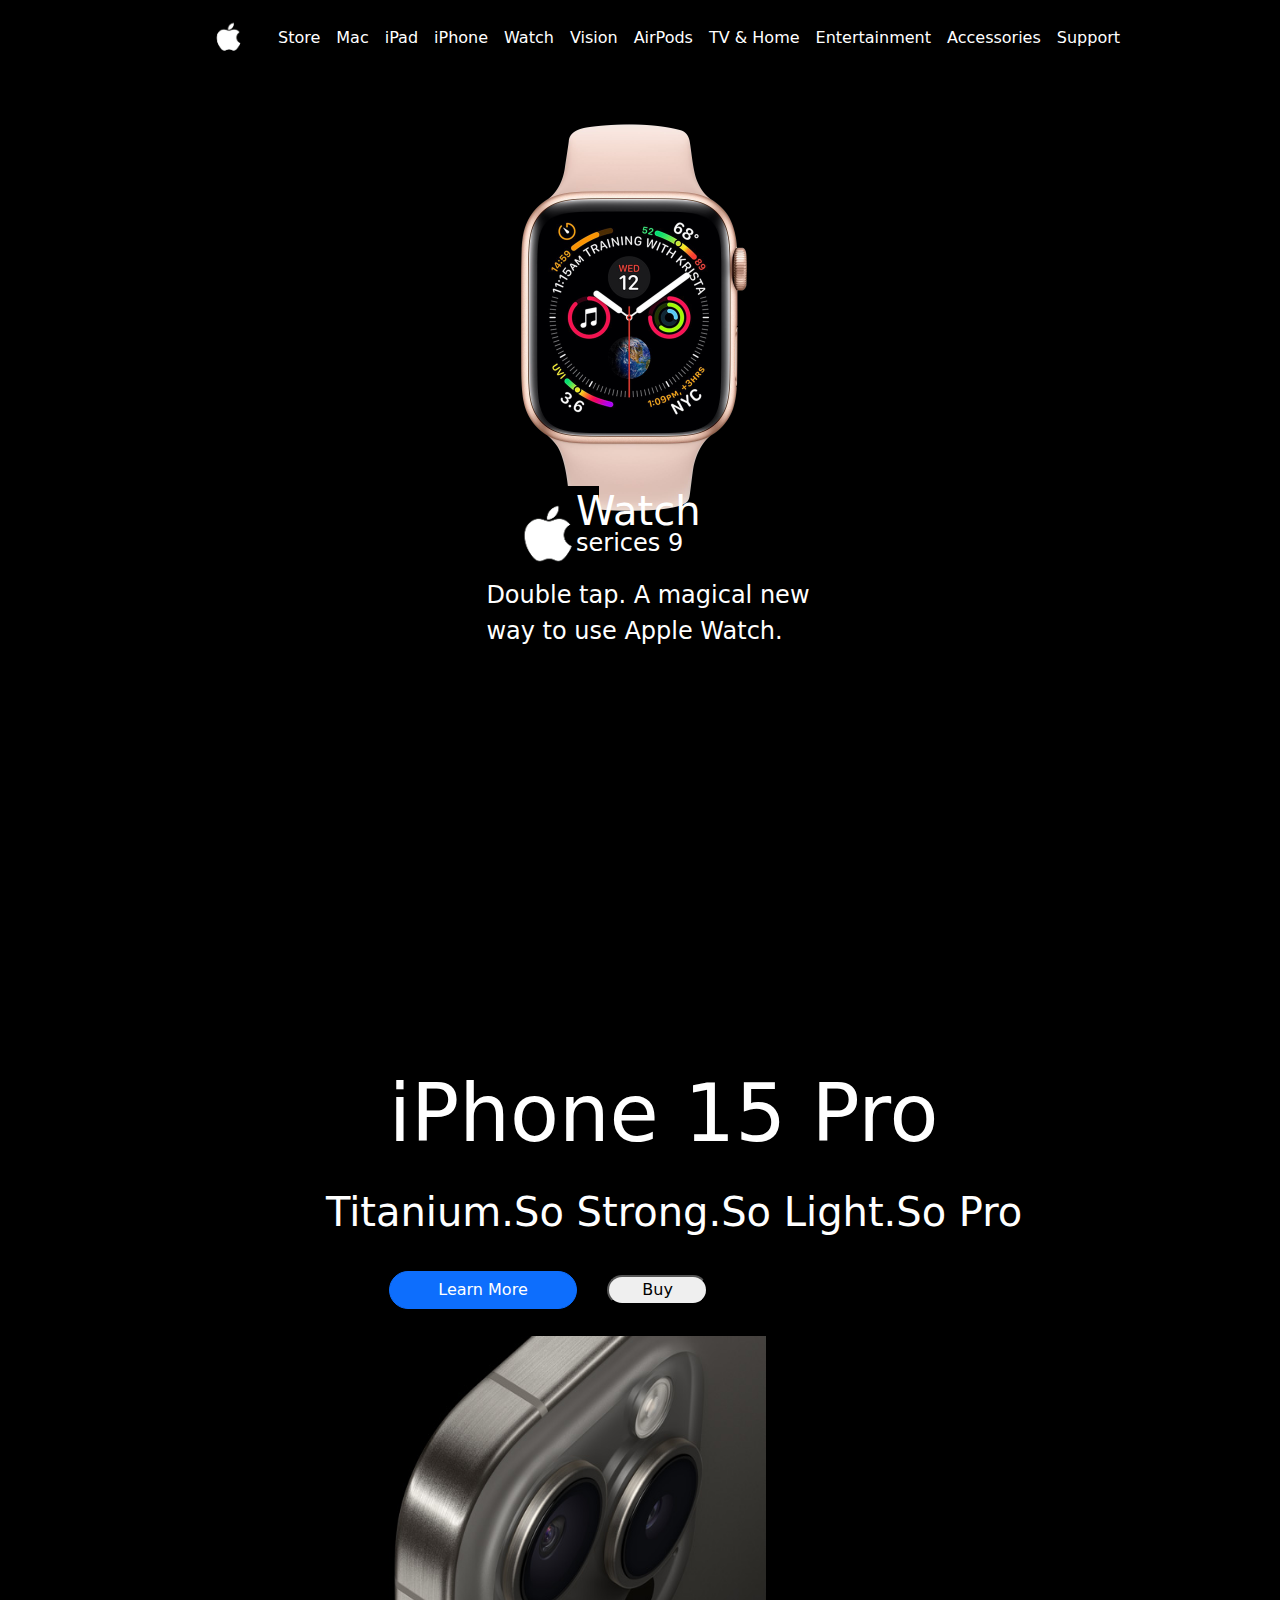
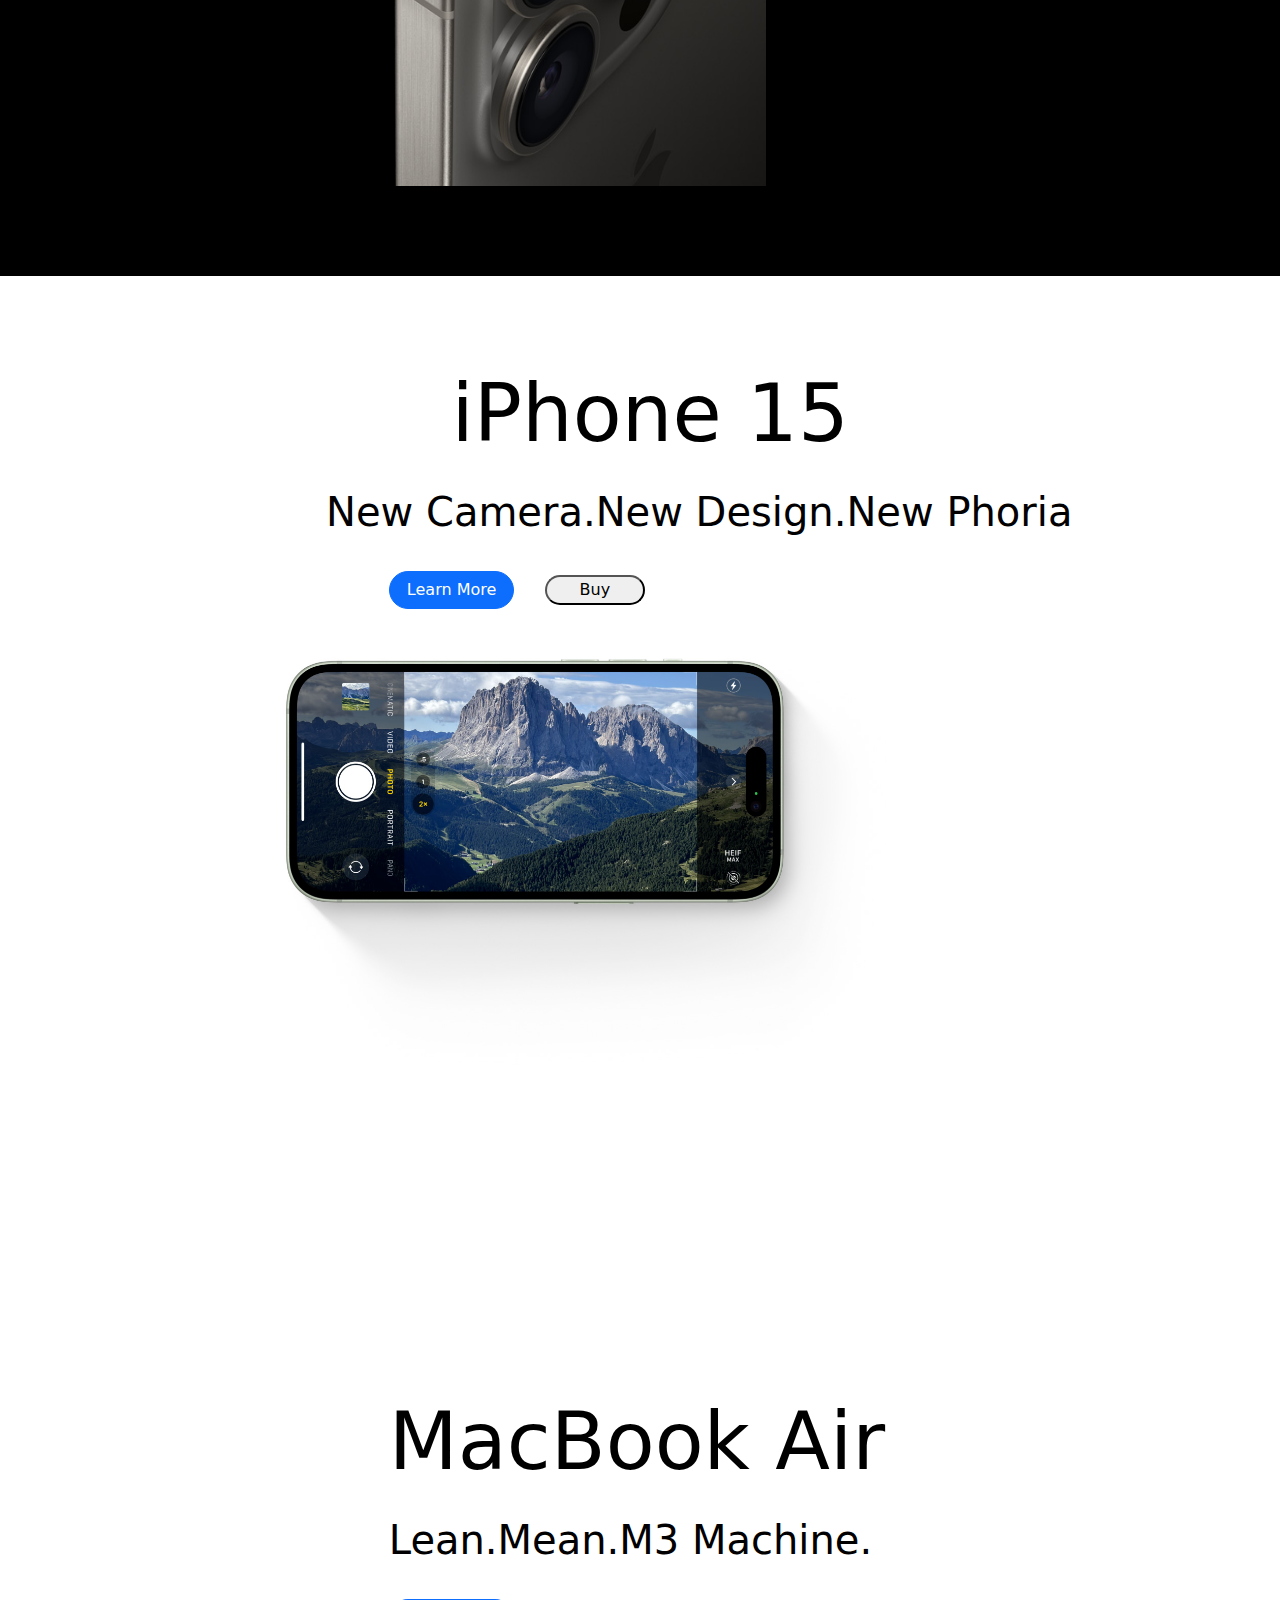
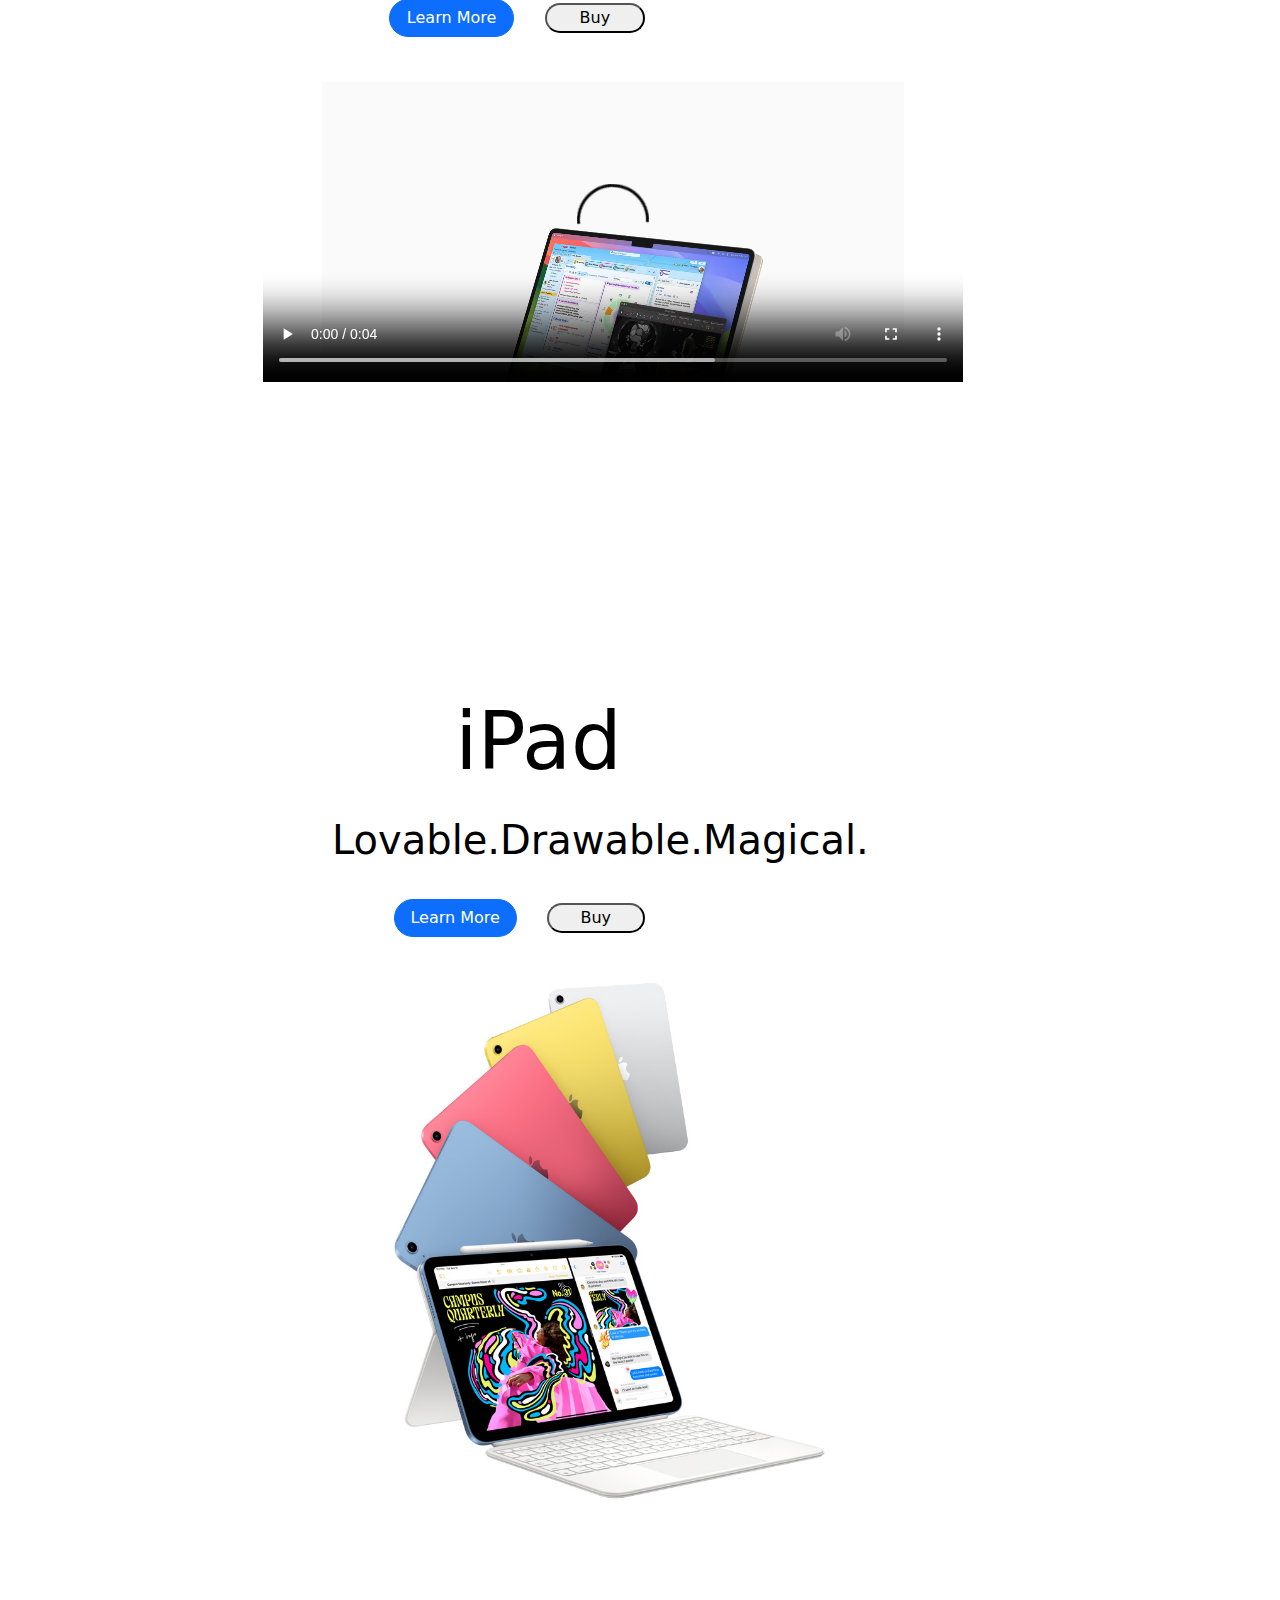
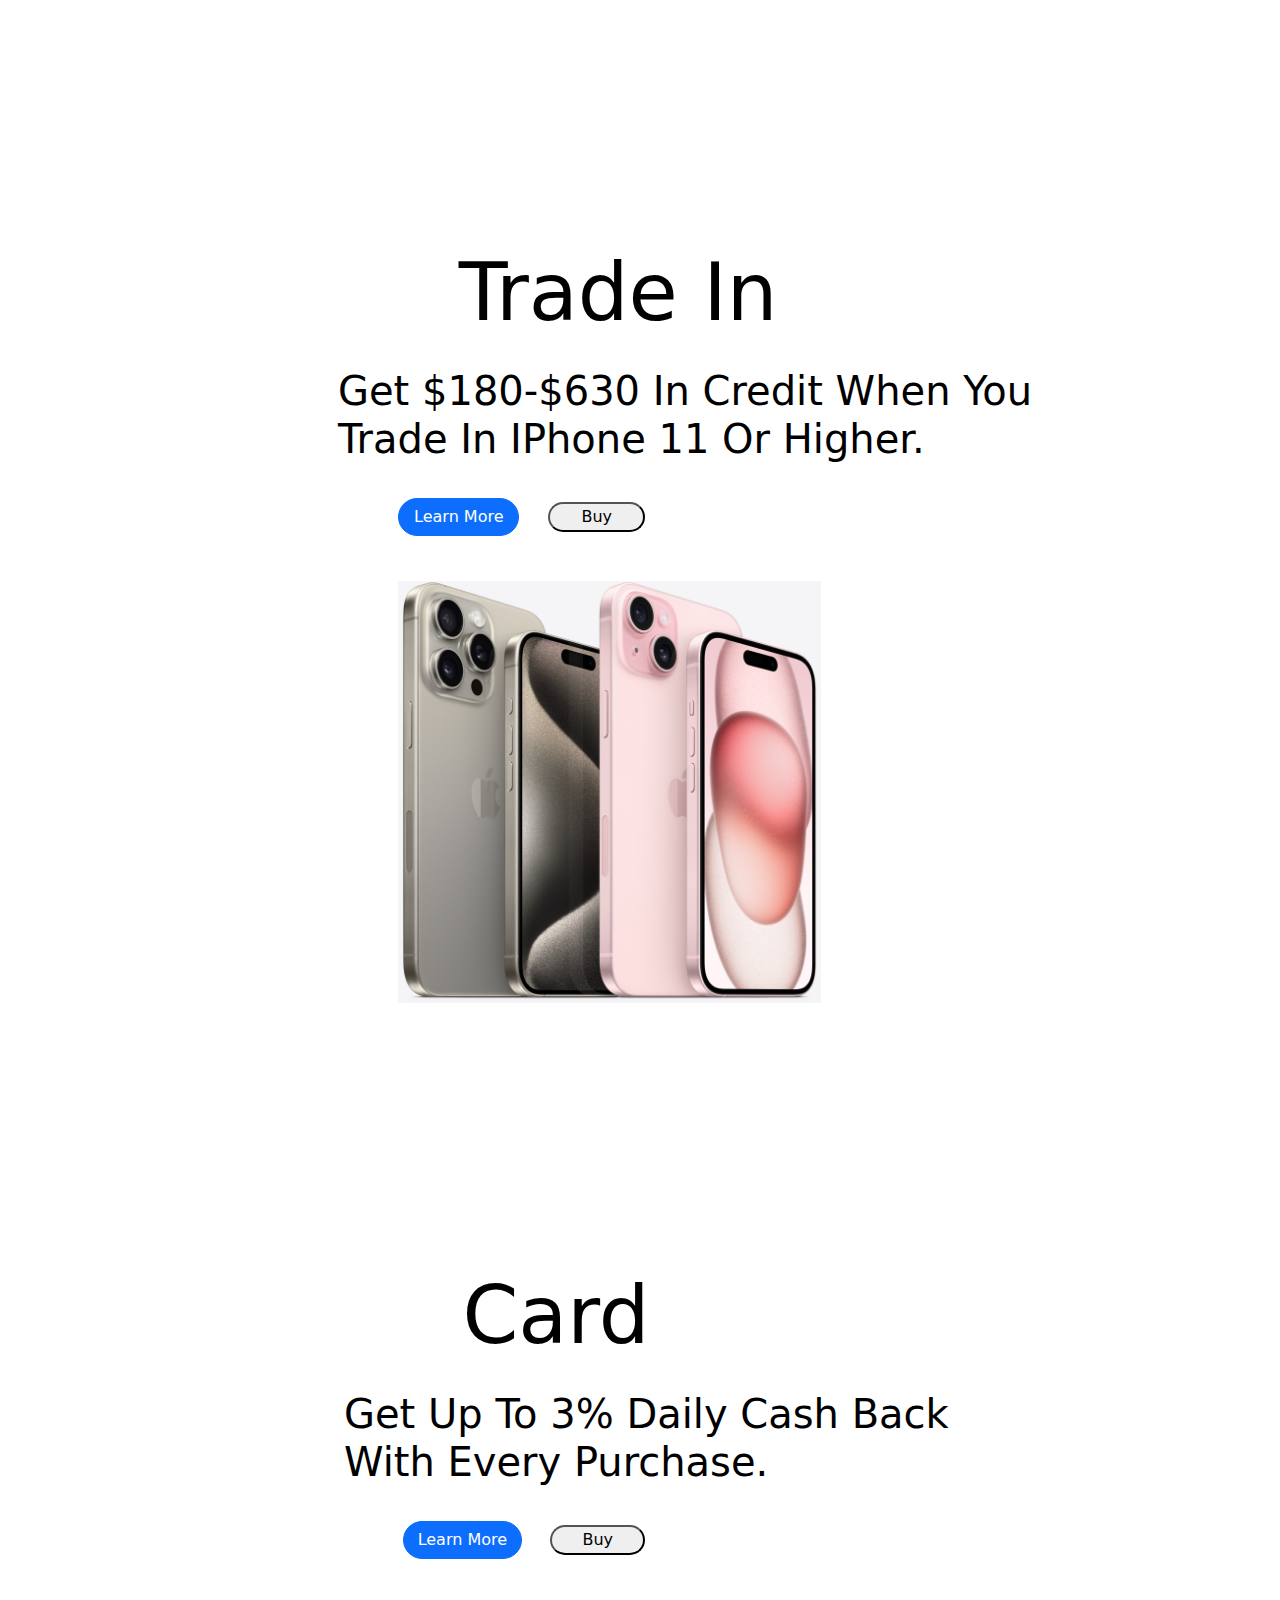
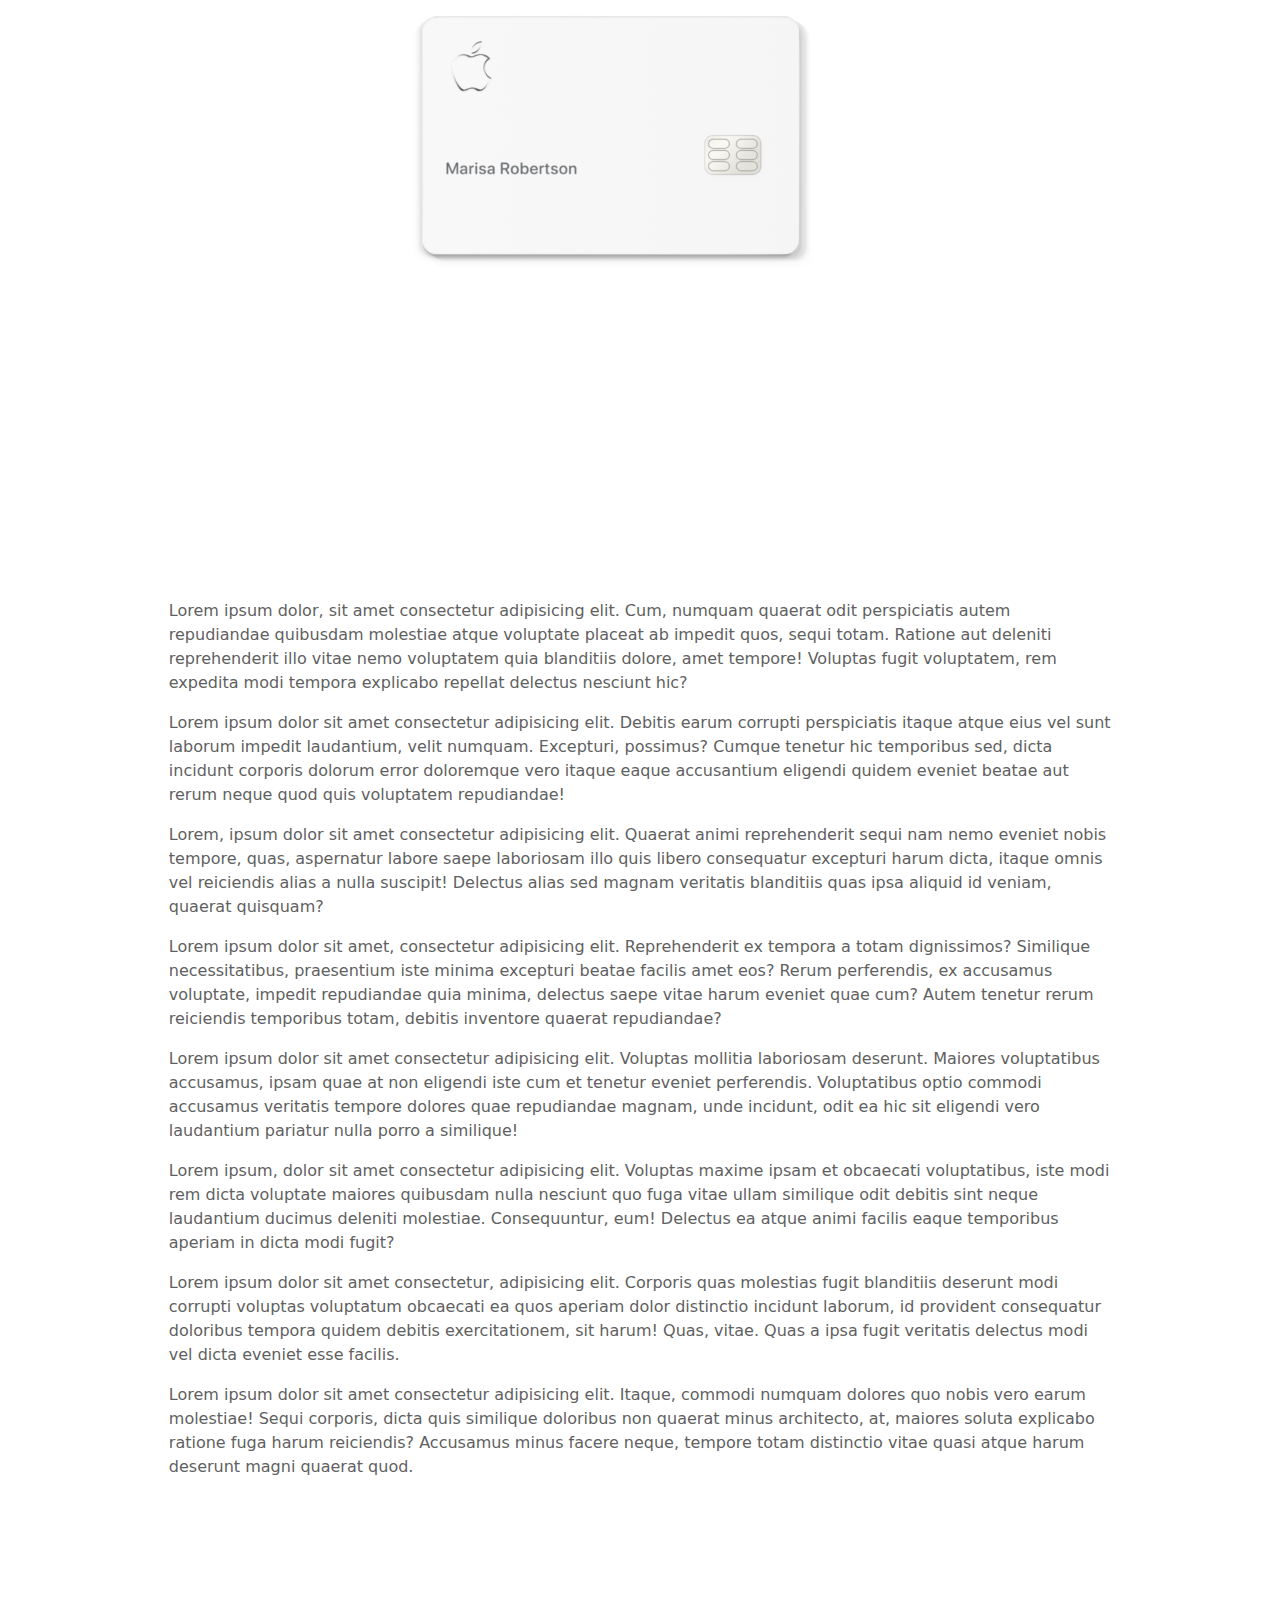
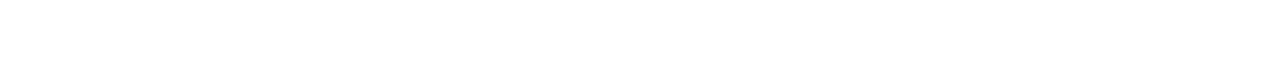
<file: index.html>
<!DOCTYPE html>
<html lang="en">
<head>
    <meta charset="UTF-8">
    <meta name="viewport" content="width=device-width, initial-scale=1.0">
    <title>Document</title>
    <link rel="stylesheet" href="bootstrap-5.3.3-dist/css/bootstrap.min.css">
    <link rel="stylesheet" href="css/style.css">
</head>
<body>
    <nav class="navbar navbar-expand-lg navbar" >
        <div class="container-fluid navbar-main">
          <a class="navbar-brand" href="#"><img src="./images/logo2.png" alt="" width="50"></a>
          <button class="navbar-toggler" type="button" data-bs-toggle="collapse" data-bs-target="#navbarSupportedContent" aria-controls="navbarSupportedContent" aria-expanded="false" aria-label="Toggle navigation">
            <span class="navbar-toggler-icon"></span>
          </button>
          <div class="collapse navbar-collapse" id="navbarSupportedContent">
            <ul class="navbar-nav me-auto mb-2 mb-lg-0">
              <li class="nav-item">
                <a class="nav-link active" aria-current="page" href="#">Store</a>
              </li>
              <li class="nav-item">
                <a class="nav-link active" aria-current="page" href="mac.html">Mac</a>
              </li>
              <li class="nav-item">
                <a class="nav-link active" aria-current="page" href="#">iPad</a>
              </li>
              <li class="nav-item">
                <a class="nav-link active" aria-current="page" href="#">iPhone</a>
              </li>
              <li class="nav-item">
                <a class="nav-link active" aria-current="page" href="#">Watch</a>
              </li>
              <li class="nav-item">
                <a class="nav-link active" aria-current="page" href="#">Vision</a>
              </li>
              <li class="nav-item">
                <a class="nav-link active" aria-current="page" href="#">AirPods</a>
              </li>
              <li class="nav-item">
                <a class="nav-link active" aria-current="page" href="#">TV & Home</a>
              </li>
              <li class="nav-item">
                <a class="nav-link active" aria-current="page" href="#">Entertainment</a>
              </li>
              <li class="nav-item">
                <a class="nav-link active" aria-current="page" href="#">Accessories</a>
              </li>
              <li class="nav-item">
                <a class="nav-link active" aria-current="page" href="#">Support</a>
              </li>
            
          </div>
        </div>
      </nav>
<!-- navbar has been completed -->
<div class="firstpage col col-sm-2 col-md-4 col-lg-8 col-xl-12">
    <img src="./images/watch1.png" alt="" width="500">
    <img src="./images/logo2.png" alt="" width="100" class="logo2"><h1>Watch</h1><p>serices 9</p>
    <p class="title">Double tap. A magical new <br> way to use Apple Watch.</p>
</div>
<!-- first page has been completed -->
<div class="container-fluid secondpage ">
  <h1 class="head-one">iPhone 15 Pro</h1>
  <h1 class="head-two">Titanium.so strong.so light.so pro</h1>
  <button type="button" class="btn btn-primary button1">Learn More</button>
  <button type="button" class="byn btn-outline button2"> Buy </button>
 <div class="pro15"><img src="./images/pic3.jpg" alt="" width="100%" height="100%"></div>
</div>
<!-- third page start -->
<div class="container-fluid thirdpage">
  <h1 class="head-three">iPhone 15</h1>
  <h1 class="head-four">New camera.New design.New phoria</h1>
  <button type="button" class="btn btn-primary button3">Learn More</button>
  <button type="button" class="byn btn-outline button4"> Buy </button>
  <div class="iphone15"><img src="./images/picture4.jpg" alt="" width="100%"></div>

</div>
<!-- fourth page start -->
<div class="container-fluid fourthpage">
  <h1 class="head-five">MacBook Air</h1>
  <h1 class="head-six">Lean.Mean.M3 machine.</h1>
  <button type="button" class="btn btn-primary button5">Learn More</button>
  <button type="button" class="byn btn-outline button6"> Buy </button>
  <div class="iphone15"><video width="700px" height="300px" controls>
    <source src="./images/video1.mp4" type="video/mp4">
  </video></div>
</div>
<!-- fifth page start -->
<div class="container-fluid fifthpage">
  <div class="container-fluid thirdpage">
    <h1 class="head-three">iPad</h1>
    <h1 class="head-four">Lovable.Drawable.Magical.</h1>
    <button type="button" class="btn btn-primary button3">Learn More</button>
    <button type="button" class="byn btn-outline button4"> Buy </button>
    <div class="ipad"><img src="./images/ipad.jpg" alt="" width="70%"></div>
</div>
    <!-- sixth page start -->
    <div class="container-fluid sixthpage">
      <div class="container-fluid thirdpage">
        <h1 class="head-three">Trade In</h1>
        <h1 class="head-four">Get $180-$630 in credit when you <br> trade in iPhone 11 or higher.</h1>
        <button type="button" class="btn btn-primary button3">Learn More</button>
        <button type="button" class="byn btn-outline button4"> Buy </button>
        <div class="ipad"><img src="./images/iphone trade.png" alt="" width="70%"></div>
    </div>
    <!-- seventh page start -->
    <div class="container-fluid seventhpage">
      <div class="container-fluid thirdpage">
        <h1 class="head-three">Card</h1>
        <h1 class="head-four">Get up to 3% daily cash back <br> with every purchase.</h1>
        <button type="button" class="btn btn-primary button3">Learn More</button>
        <button type="button" class="byn btn-outline button4"> Buy </button>
        <div class="ipad"><img src="./images/Apple_Card.png" alt="" width="70%"></div>
    </div>
<div class="container text">
  <p>Lorem ipsum dolor, sit amet consectetur adipisicing elit. Cum, numquam quaerat odit perspiciatis autem repudiandae quibusdam molestiae atque voluptate placeat ab impedit quos, sequi totam. Ratione aut deleniti reprehenderit illo vitae nemo voluptatem quia blanditiis dolore, amet tempore! Voluptas fugit voluptatem, rem expedita modi tempora explicabo repellat delectus nesciunt hic?</p>
  <p>Lorem ipsum dolor sit amet consectetur adipisicing elit. Debitis earum corrupti perspiciatis itaque atque eius vel sunt laborum impedit laudantium, velit numquam. Excepturi, possimus? Cumque tenetur hic temporibus sed, dicta incidunt corporis dolorum error doloremque vero itaque eaque accusantium eligendi quidem eveniet beatae aut rerum neque quod quis voluptatem repudiandae!</p>
  <p>Lorem, ipsum dolor sit amet consectetur adipisicing elit. Quaerat animi reprehenderit sequi nam nemo eveniet nobis tempore, quas, aspernatur labore saepe laboriosam illo quis libero consequatur excepturi harum dicta, itaque omnis vel reiciendis alias a nulla suscipit! Delectus alias sed magnam veritatis blanditiis quas ipsa aliquid id veniam, quaerat quisquam?</p>
  <p>Lorem ipsum dolor sit amet, consectetur adipisicing elit. Reprehenderit ex tempora a totam dignissimos? Similique necessitatibus, praesentium iste minima excepturi beatae facilis amet eos? Rerum perferendis, ex accusamus voluptate, impedit repudiandae quia minima, delectus saepe vitae harum eveniet quae cum? Autem tenetur rerum reiciendis temporibus totam, debitis inventore quaerat repudiandae?</p>
  <p>Lorem ipsum dolor sit amet consectetur adipisicing elit. Voluptas mollitia laboriosam deserunt. Maiores voluptatibus accusamus, ipsam quae at non eligendi iste cum et tenetur eveniet perferendis. Voluptatibus optio commodi accusamus veritatis tempore dolores quae repudiandae magnam, unde incidunt, odit ea hic sit eligendi vero laudantium pariatur nulla porro a similique!</p>
  <p>Lorem ipsum, dolor sit amet consectetur adipisicing elit. Voluptas maxime ipsam et obcaecati voluptatibus, iste modi rem dicta voluptate maiores quibusdam nulla nesciunt quo fuga vitae ullam similique odit debitis sint neque laudantium ducimus deleniti molestiae. Consequuntur, eum! Delectus ea atque animi facilis eaque temporibus aperiam in dicta modi fugit?</p>
  <p>Lorem ipsum dolor sit amet consectetur, adipisicing elit. Corporis quas molestias fugit blanditiis deserunt modi corrupti voluptas voluptatum obcaecati ea quos aperiam dolor distinctio incidunt laborum, id provident consequatur doloribus tempora quidem debitis exercitationem, sit harum! Quas, vitae. Quas a ipsa fugit veritatis delectus modi vel dicta eveniet esse facilis.</p>
  <p>Lorem ipsum dolor sit amet consectetur adipisicing elit. Itaque, commodi numquam dolores quo nobis vero earum molestiae! Sequi corporis, dicta quis similique doloribus non quaerat minus architecto, at, maiores soluta explicabo ratione fuga harum reiciendis? Accusamus minus facere neque, tempore totam distinctio vitae quasi atque harum deserunt magni quaerat quod.</p>

</div>








    <script src="bootstrap-5.3.3-dist/js/bootstrap.min.js"></script>
</body>
</html>
</file>
<file: css/style.css>
.navbar{
    background-color: black;
    color: white;
    text-align: center !important;
}
.navbar-main{
    margin-left: 15%;
}
a{
    color: white !important;
}
.firstpage{
    width: 100%;
    height: 100vh;
    background-color: black;
}
.firstpage>img{
    margin-left: 30%;
}
.logo2{
    position: relative;
    bottom: 10%;
    left: 9%;
}
.firstpage>h1{
    color: white;
    position: relative;
    bottom: 21%;
    left: 45%;
}
.firstpage>p{
    color: white;
    position: relative;
    left: 45%;
    bottom: 23%;
    font-size: 150%;
}
.title{
    color: white;
    position: relative;
bottom: 20%;
left:38% !important;
font-size: 200%;
}
/* second page start */
.secondpage{
    width: 100%;
    height: 100vh;
    position: relative;
    background-color: black;
}
.head-one{
    color: white;
    font-size: 500%;
    position: relative;
    top: 10%;
    left: 30%;
}
.head-two{
    color: white;
    font-size: 250%;
    position: relative;
    top: 12%;
    left: 25%;
    text-transform: capitalize;
}
.button1{
width: 15%;
border-radius: 30px;
position: relative;
top: 15%;
left: 30%;
}
.button2{
    width: 8%;
    border-radius: 25px;
    position: relative;
    top: 15%;
    left: 32%;
}
.button2:hover{
    background-color: rgb(87, 87, 236);
    color: white;
}
.pro15{
    width: 30%;
    height: 50vh;
    background-color: aquamarine;
    position: relative;
    top: 18%;
    left: 30%;
}
 /* third page start */
 .thirdpage{
    width: 100%;
    height: 100vh;
    
 }
 .head-three{
    color: black;
    font-size: 500%;
    position: relative;
    top: 10%;
    left: 35%;
 }
 .head-four{
    color: black;
    font-size: 250%;
    position: relative;
    top: 12%;
    left: 25%;
    text-transform: capitalize;
 }
 .button3{
    width: 10%;
    border-radius: 30px;
position: relative;
top: 15%;
left: 30%;
 }
 .button4{
    width: 8%;
    border-radius: 25px;
    position: relative;
    top: 15%;
    left: 32%;
}
.button4:hover{
    background-color: rgb(87, 87, 236);
    color: white;
}
.iphone15{
    width: 50%;
    height: 50vh;
    /* background-color: aquamarine; */
    position: relative;
    top: 20%;
    left: 20%;
}
 /* fourthpage start */
 .fourthpage{
    width: 100%;
    height: 100vh;
    margin-top: 10%;
    /* background-color: yellow; */
 }
 .head-five{
    color: black;
    font-size: 500%;
    position: relative;
    top: 10%;
    left: 30%;
 }
 .head-six{
    color: black;
    font-size: 250%;
    position: relative;
    top: 12%;
    left: 30%;
    text-transform: capitalize;
 }
 .button5{
    width: 10%;
    border-radius: 30px;
position: relative;
top: 15%;
left: 30%;
 }
 .button6{
    width: 8%;
    border-radius: 25px;
    position: relative;
    top: 15%;
    left: 32%;
}
.button6:hover{
    background-color: rgb(87, 87, 236);
    color: white;
}
/* fifth page start */
.fifthpage{
    width: 100%;
    height: 100vh;
    /* background-color: pink; */

}
.ipad{
    width: 50%;
    height: 50vh;
    /* background-color: aquamarine; */
    position: relative;
    top: 20%;
    left: 30%;
}
/* sixth page start */
.sixthpage{
    width: 100%;
    height: 120vh;
    margin-top: 20%;
    /* background-color: orange; */

}
 /* seventh page start */
 .seventhpage{
    width: 100%;
    height: 100vh;
    margin-top: 10%;
    /* background-color:skyblue; */

}
.text{
    width: 80%;
    height: 120vh;
    margin-top: 10%;

}
.text>p{
    color: rgb(97, 95, 95);
}
    /* Mac file start */
.mac{
    width: 100%;
    height: 30vh;
    /* background-color: orange; */
}
.mac>h1{
    padding-top: 5%;
    font-size: 400%;
}
.mac>p{
    font-size: 150%;
    position: relative;
    left: 80%;
    bottom: 45%;
    
}
.video{
    width: 100%;
    height: 100vh;
    border-radius: 20px;
    /* background-color: yellow; */
}
.mac-cards{
    width: 100%;
    height: 100vh;
    margin-top: 10%;
   }
.mac-cards>h1{
    font-size: 300%;
    padding-top: 5%;
}
.flex{
    display: flex;
    flex-direction: row;
}
.cards{
    width: 30%;
    height: 70vh;
    margin-right: 5%;
    background-repeat: no-repeat;
    background-size: cover;
    border-radius: 20px;
}
.white>p{
    color: white;
}
.white>h4{
    color: white;
}
  /* mac file .thirdpage start */
  .explore{
    width: 100%;
    height: 150vh;
    /* background-color: yellow; */
  }
  .explore>h1{
    font-size: 400%;
    margin-left: 20%;
  }
  .buttons{
    margin-top: 5%;
    margin-left: 20%;
  }
  .pictures{
    margin-top: 10%;
padding-left: 15%;
  }
  .macbook{
    width: 100%;
    height: 40%;
    display: flex;
    flex-direction: row;
     justify-content: space-evenly;
    /* background-color: aqua; */
  }
  .book-text{
    width: 30%;
    height: 60vh;
    /* background-color: pink; */
  }
/* fourth page start */
.boxes{
    width: 100%;
    height: 100vh;
    /* display: flex;
    flex-direction: row;
   justify-content: space-around; */
    
}
.boxes>h1{
    font-size: 300%;
}
.small-box{
    width: 30%;
    height: 30%;
    display: inline-block;
    margin-top: 5%;
    margin-right: 3%;
    padding: 2% 0% 0% 5%;
    background-color:rgb(204, 233, 245);
}
/* fifth page start */
</file>
